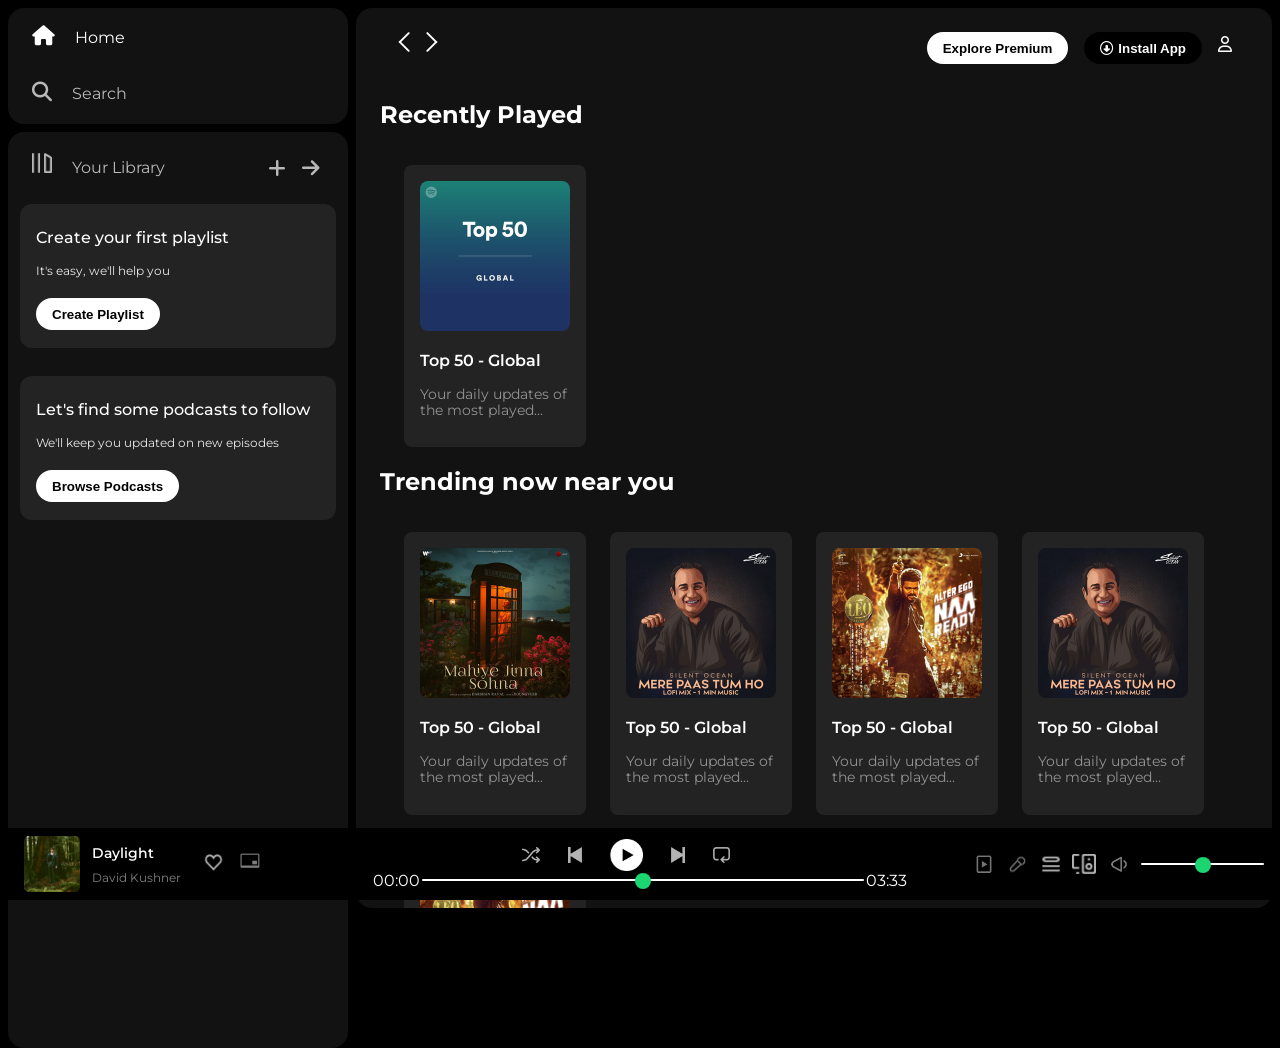
<file: Project (CSS)/index.html>
<!DOCTYPE html>
<html lang="en">
<head>
    <meta charset="UTF-8">
    <meta name="viewport" content="width=device-width, initial-scale=1.0">
    <title>Spotify - Web Player: Music for everyone</title>
    <link rel="icon" href="assets/logo.png">
    <link rel="preconnect" href="https://fonts.googleapis.com">
    <link rel="preconnect" href="https://fonts.gstatic.com" crossorigin>
    <link href="https://fonts.googleapis.com/css2?family=Montserrat:ital,wght@0,100..900;1,100..900&display=swap" rel="stylesheet">
    <link rel="stylesheet" href="https://cdnjs.cloudflare.com/ajax/libs/font-awesome/6.7.2/css/all.min.css" integrity="sha512-Evv84Mr4kqVGRNSgIGL/F/aIDqQb7xQ2vcrdIwxfjThSH8CSR7PBEakCr51Ck+w+/U6swU2Im1vVX0SVk9ABhg==" crossorigin="anonymous" referrerpolicy="no-referrer" />
    <link rel="stylesheet" href="style.css">
</head>
<body>
    <div class="main">
        <div class="sidebar">
            <div class="nav">
                <div class="nav-option" style="opacity: 1;">
                    <i class="fa-solid fa-house"></i>
                    <a href="#">Home</a>
                </div>
                <div class="nav-option">
                    <i class="fa-solid fa-magnifying-glass"></i>
                    <a href="#">Search</a>
                </div>
            </div>
            <div class="library">
                <div class="options">
                    <div class="lib-option nav-option"> <!-- to give the lib options same styling as navoptions-->
                        <img src="assets/library_icon.png">
                        <a href="#">Your Library</a>
                    </div>
                    <div class="icons">
                        <i class="fa-solid fa-plus"></i>
                        <i class="fa-solid fa-arrow-right"></i>
                    </div>
                </div>
                <div class="lib-box">
                    <div class="box">
                        <p class="box-p1">Create your first playlist</p>
                        <p class="box-p2">It's easy, we'll help you</p>
                        <button class="badge">Create Playlist</button>
                    </div>
                    <div class="box">
                        <p class="box-p1">Let's find some podcasts to follow</p>
                        <p class="box-p2">We'll keep you updated on new episodes</p>
                        <button class="badge">Browse Podcasts </button>
                    </div>
                </div>
            </div>
        </div>
        <div class="main-content">
            <div class="sticky-nav">
                <div class="sticky-nav-icons">
                    <img src="assets/backward_icon.png">
                    <img src="assets/forward_icon.png" class="hide">
                </div>
                <div class="sticky-nav-options">
                    <button class="badge nav-item hide">Explore Premium</button>
                    <button class="badge nav-item dark-badge"><i class="fa-regular fa-circle-down" style="margin-right: 5px;"></i>Install App</button>
                    <i class="fa-regular fa-user nav-item"></i>
                </div>
            </div>
            <h2>Recently Played</h2>
            <div class="card-container">
                <div class="card">
                    <img src="assets/card1img.jpeg" class="card-image">
                    <p class="card-title">Top 50 - Global</p>
                    <p class="card-info">Your daily updates of the most played...</p>
                </div>
            </div>   

            <h2>Trending now near you</h2>
            <div class="card-container">
                <div class="card">
                    <img src="assets/card2img.jpeg" class="card-image">
                    <p class="card-title">Top 50 - Global</p>
                    <p class="card-info">Your daily updates of the most played...</p>
                </div>
                <div class="card">
                    <img src="assets/card3img.jpeg" class="card-image">
                    <p class="card-title">Top 50 - Global</p>
                    <p class="card-info">Your daily updates of the most played...</p>
                </div>
                <div class="card">
                    <img src="assets/card4img.jpeg" class="card-image">
                    <p class="card-title">Top 50 - Global</p>
                    <p class="card-info">Your daily updates of the most played...</p>
                </div>
                <div class="card">
                    <img src="assets/card3img.jpeg" class="card-image">
                    <p class="card-title">Top 50 - Global</p>
                    <p class="card-info">Your daily updates of the most played...</p>
                </div>
                <div class="card">
                    <img src="assets/card4img.jpeg" class="card-image">
                    <p class="card-title">Top 50 - Global</p>
                    <p class="card-info">Your daily updates of the most played...</p>
                </div>
            </div>   
            <h2>Featured Charts</h2>
            <div class="card-container">
                <div class="card">
                    <img src="assets/card5img.jpeg" class="card-image">
                    <p class="card-title">Top 50 - Global</p>
                    <p class="card-info">Your daily updates of the most played...</p>
                </div>
                <div class="card">
                    <img src="assets/card6img.jpeg" class="card-image">
                    <p class="card-title">Top 50 - Global</p>
                    <p class="card-info">Your daily updates of the most played...</p>
                </div>
                <div class="card">
                    <img src="assets/card1img.jpeg" class="card-image">
                    <p class="card-title">Top 50 - Global</p>
                    <p class="card-info">Your daily updates of the most played...</p>
                </div>
            </div>   
            <div class="footer">
                <div class="line">

                </div>
            </div>
        </div>
        <div class="music-player">
            <div class="album">
                <div class="album-picture">
                <img src="assets/album_picture.jpeg">
                </div>
                <div class="album-info">
                    <p class="album-title">Daylight</p>
                    <p class="album-artist">David Kushner</p>
                </div>
                <div class="album-icon">
                    <button class="like">
                    <img src="assets/album_icon1.png" class="like-img"></button>
                    <button class="like"><img src="assets/album_icon2.png" class="small-img"></button>
                </div>
            </div>
            <div class="player">
                <div class="player-controls">
                    <img src="assets/player_icon1.png" class="player-control-icon">
                    <img src="assets/player_icon2.png" class="player-control-icon">
                    <img src="assets/player_icon3.png" class="player-control-icon" style="opacity: 1; height: 2rem;">
                    <img src="assets/player_icon4.png" class="player-control-icon">
                    <img src="assets/player_icon5.png" class="player-control-icon">
                </div>
                <div class="playback-bar">
                    <span class="curr-time">00:00</span>
                    <input type="range" class="progress-bar" min="0" max="100"step="1">
                    <span class="tot-time">03:33</span>
                </div>
            </div>
            <div class="controls">
                <div class="music-controls">
                <img src="assets/controls_icon1.png" class="music-control-icon" style="height: 2.5rem; width: 1.6rem;">
                <img src="assets/controls_icon2.png" class="music-control-icon"style="height: 2.3rem; width: 1.6rem;">
                <img src="assets/controls_icon3.png" class="music-control-icon"style="height: 1.4rem; width: 1.6rem;">
                <img src="assets/controls_icon4.png" class="music-control-icon"style="height: 1.2rem; width: 1.5rem;">
                </div>
                <div class="volume">
                    <img src="assets/controls_icon5.png" class="music-control-icon"style="height: 2.4rem; width: 1.7rem; margin-right: 0.5rem;">
                 <input type="range" class="volume-bar" min="0" max="100" step="1">
                </div>
            </div>
        </div>
    </div>
</body>
</html>
</file>
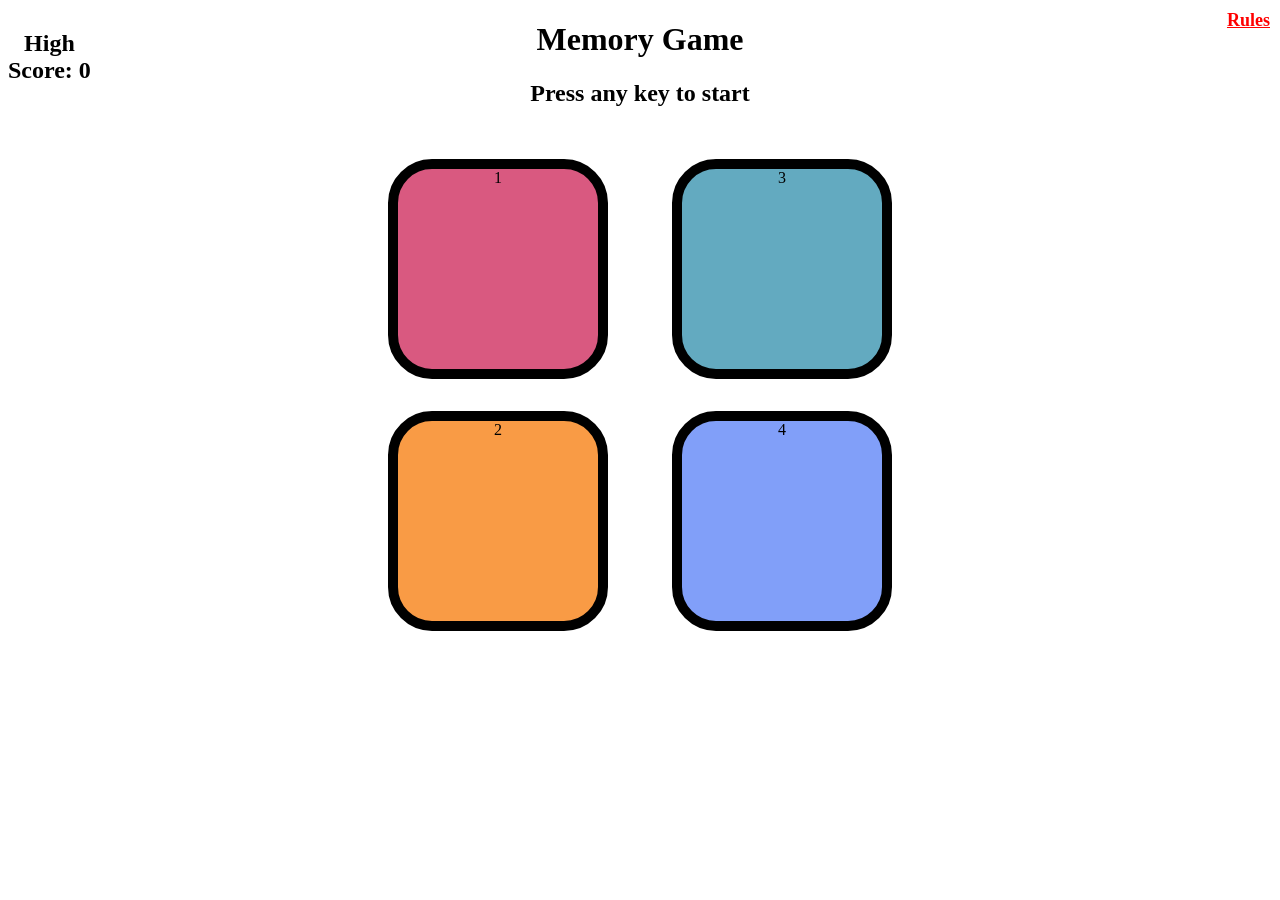
<file: Simon Says/index.html>
<!DOCTYPE html>
<html lang="en">
<head>
    <meta charset="UTF-8">
    <meta name="viewport" content="width=device-width, initial-scale=1.0">
    <title>SimonGame</title>
    <link rel="stylesheet" href="style.css">
</head>
<body>
    <h1>Memory Game</h1>
    <h2>Press any key to start</h2>
    <h2 id = "highscore">High <br>Score: 0 </h2>
    <a href="rules.html">Rules</a>
    <div class="btn-container">
        <div class="first-row">
            <div class="btn red" type="button" id="red">1</div>
            <div class="btn yellow" type="button" id="yellow">2</div>
        </div>
        <div class="second-row">
            <div class="btn green" type="button" id="green">3</div>
            <div class="btn purple" type="button" id="purple">4</div>
    </div>
    <script src="app.js"></script>
</body>
</html>
</file>
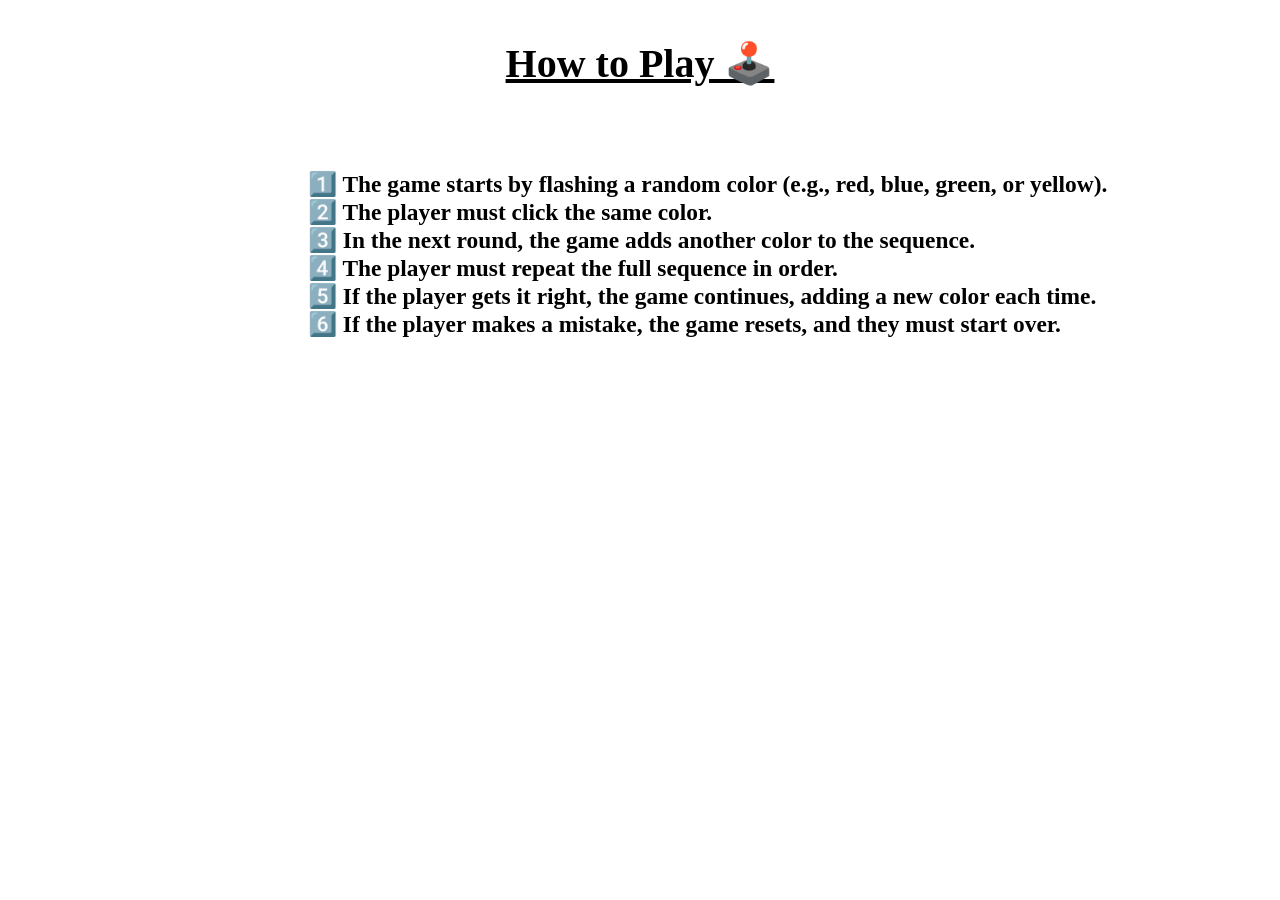
<file: Simon Says/rules.html>
<!DOCTYPE html>
<html lang="en">
<head>
    <meta charset="UTF-8">
    <meta name="viewport" content="width=device-width, initial-scale=1.0">
    <title>Document</title>
    <style>
        body{
            text-align: center;
        }
        #rule{
            margin-top: 50px;
            font-size: 20px;
            text-align: left;
            padding:10px 10px 10px 300px;
        }
        #heading{
            font-size: 40px;
            text-decoration: underline;
        }
    </style>
</head>
<body>

    <h3 id="heading">How to Play 🕹️<br></h3>
    <div id="rule"><h3>
        1️⃣ The game starts by flashing a random color (e.g., red, blue, green, or yellow).<br>
        2️⃣ The player must click the same color.<br>
        3️⃣ In the next round, the game adds another color to the sequence.<br>
        4️⃣ The player must repeat the full sequence in order.<br>
        5️⃣ If the player gets it right, the game continues, adding a new color each time.<br>
        6️⃣ If the player makes a mistake, the game resets, and they must start over.</h3></div>
    
</body>
</html>
</file>
<file: Project (CSS)/style.css>
body{
    font-family: "Montserrat", serif;
    margin:0;
    background-color: black;
    overflow: hidden;
    color: white;
}
.main{
  display: flex;
  height: 100vh;
  padding: 0.5rem;

}
.sidebar{
    background-color: #000;
    width:340px;
    margin-right: 0.5rem;
    border-radius: 1rem; /* 1 rem = 16px */
}
.main-content{
    background-color: #121212;
    flex:1;/* flex 1 means it will take the remaining space */
    border-radius: 1rem;
    overflow: auto;
    padding: 0 1.5rem 0 1.5rem;
}
.music-player
{
    display: flex;
    background-color: black;
    position: fixed; /* Fixed/sticky position */
    bottom: 0;
    width: 100%;
    height: 72px;
    justify-content: space-between;
    align-items: center;
}
a{
    text-decoration: none;
    color: white;
}
.nav{
    background-color: #121212;
    border-radius: 1rem;
    display: flex;
    flex-direction: column;
    justify-content: center;
    height: 100px;
    padding: 0.5rem 0.75rem;/* 8px aur 12px ki padding, rem mei responsiveness badhane ke liye dete hai*/
}
.nav-option{
    line-height: 40px;
    opacity: 0.7;
    padding: 0.5rem 0.75rem;
}
.nav-option i{
    font-size: 1.25rem;
}
.nav-option a{
    font-size: 1rem;
    margin-left: 1rem;
}
.nav-option:hover{
    opacity: 1;
}

.library{
    background-color: #121212;
    border-radius: 1rem;
    height: 100%;
    margin-top: 0.5rem;
    padding: 0.5rem 0.75rem;
}

.options{
    display: flex;
    justify-content: space-between;
    align-items: center;
}
.lib-option img{
    height:1.25rem;
    width: 1.25rem;
}
.icons{
    font-size: 1.25rem;
    display:flex
}
.icons i{
    opacity:0.7;
    margin-right: 1rem;
}
.icons i:hover{
    opacity: 1;
}

.box{
    background-color: #232323;
    height:8rem;
    border-radius: 0.75rem;
    margin: 0.5rem 0 1.75rem 0;
    padding: 0.5rem 1rem;
}
.box-p1{
    font-size: 1rem;
    font-weight: 500;
}
.box-p2{
    font-size: 0.75rem;
    opacity: 0.9;
}
.badge{
    background-color: white;
    border:none;
    border-radius: 100px;
    padding: 0.25rem 1rem;
    font-weight: 700;
    margin-top:0.5rem;
    height: 2rem;
    width:fit-content
}

.sticky-nav{
    position:sticky;
    top:0;
    background-color: #121212;
    display:flex;
    justify-content: space-between;
    align-items: center;
    padding: 1rem 0 1rem 0;
    z-index: 10;
}
.sticky-nav-icons{
    margin-left: 0.75rem;
}
.sticky-nav-options{
    display: flex;
    justify-content: center;
    align-items: center;
  
}
.nav-item{
    margin-right: 1rem;
}
.dark-badge{
    background-color: black;
    color: white;
}

@media(max-width:1000px){
    .hide{
        display: none;
    }
}
.card{
    background-color: #232323;
    width:150px;
    border-radius: 0.5rem;
    padding:1rem;
    margin-left: 1.5rem;
    margin-top: 1rem;
}
.card-container{
    display: flex;
    flex-wrap: wrap;
}
.card-image{
    width: 100%;
    border-radius: 0.5rem;
}
.card-title{
    font-weight: 600;
}
.card-info{
    font-size: 0.85rem;
    opacity: 0.5;
}
.footer{
    height:300px;
    display: flex;
    align-items: center;
    justify-content: center;
}
.line{
    width:90%;
    height: 30%;
    border-top: 1px solid white;
    opacity: 0.4;
    
}
.album{
    display: flex;
    width: 25%;
    margin-right: 0;
}
.album-picture{
    height:3.5rem;
    width: 3.5rem;
    margin: 0.5rem 0.75rem 0.5rem 1rem;
    border-radius: 0.3rem;
}
.album-picture img{
    height: 100%;
    width: 100%;
    border-radius: 0.3rem;
}
.album-info{
    margin-right: 1rem;
}
.album-title{
    font-size: 14px;
    font-weight: 550;
    margin:1rem 0 0.5rem 0;
    cursor: pointer;
}
.album-title:hover{
    text-decoration: underline;
}
.album-artist{
    font-size: 12px;
    opacity: 0.5;
    margin:0;
    cursor: pointer;
}
.album-artist:hover{
    opacity: 1;
    text-decoration: underline;
}
.album-icon{
    display: flex;
    justify-content: space-between;
    align-items: center;
    margin:0;
}
.like{
    background-color: black;
    color: white;
    border: none;
    margin: 0;
    opacity: 0.7;
}
.like:hover{
    opacity: 1;
}

.like-img{
    height: 1.4rem;
    width: 1.3rem;
    margin-right: 0;
}
.small-img{
    height: 2.2rem;
    width: 1.8rem;
    margin-left: 0;
}
.player{
    width: 50%;
}
.controls{
    width: 25%;
    display: flex;
    justify-content: flex-end;
    padding-right: 1rem;
}
.player-controls{
    display: flex;
    justify-content: center;
    align-items: center;
    margin: 0 1rem;
}
.player-control-icon{
    height: 1rem;
    margin-right: 1.75rem;
    opacity: 0.7;
}
.player-control-icon:hover{
    opacity: 1;
}
.playback-bar{
    display: flex;
    justify-content: center;
    align-items: center;

}
.progress-bar{
    width:70%;
    appearance: none;
    background-color: transparent;
    cursor: pointer;
}
.progress-bar::-webkit-slider-runnable-track{
    background-color: white;
    border-radius: 100px;
    height: 0.15rem;
}
.progress-bar::-webkit-slider-thumb{
    appearance: none;
    background-color:#1bd670;
    border-radius: 50%;
    height: 1rem;
    width: 1rem;
    margin-top: -6px;
    cursor: pointer;
}
.music-controls{
    display: flex;
    justify-content: center;
    align-items: center;
}
.music-control-icon{
    margin-left:0.5rem ;
    opacity: 0.7;
    cursor: pointer;
}
.music-control-icon:hover{
    opacity: 1;
}
.volume{
    display: flex;
    align-items: center;
}
.volume-bar{
    appearance: none;
    width:70%;
    background-color: transparent;
    cursor: pointer;
}
.volume-bar::-webkit-slider-runnable-track{
    background-color: white;
    border-radius: 100px;
    height: 0.15rem;
}
.volume-bar::-webkit-slider-thumb{
    appearance: none;
    background-color:#1bd670;
    border-radius:50% ;
    height: 1rem;
    width: 1rem;
    margin-top: -6px;
}
</file>
<file: Simon Says/style.css>
body{
    text-align: center;
}
.btn{
    height:200px;
    width:200px;
    border: 10px solid black;
    border-radius: 20%;
    margin:2rem;
}
.btn-container{
    display:flex;
    justify-content: center;
}
.yellow{
    background-color: #f99b45;
}
.red{
    background-color: #d95980;
}
.green{
    background-color: #63aac0;
}
.purple{
    background-color: #819ff9;
}
.flash{
    background-color: white;
}
.userFlash{
    background-color:lime;
}
#highscore{
    position:absolute;
    top:10px;
}
a{
    position:absolute;
    top:10px;
    font-size: large;
    right:10px;
    text-decoration: underline;
    font-weight: 700;
    color: red;

}
</file>
